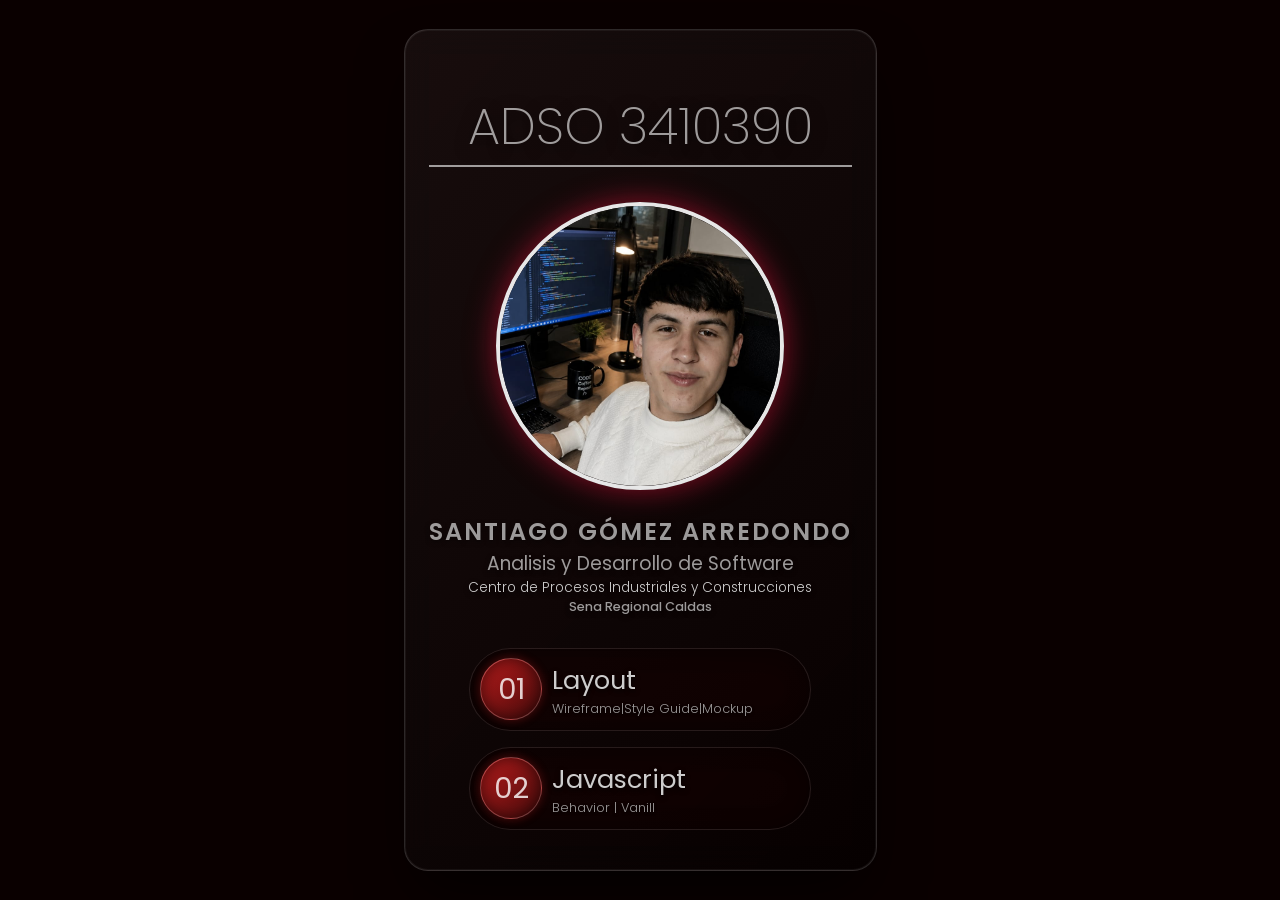
<file: index.html>
<!DOCTYPE html>
<html lang="en">

<head>
    <meta charset="UTF-8">
    <meta name="viewport" content="width=device-width, initial-scale=1.0">
    <title>ADSO 3410390</title>
    <link rel="stylesheet" href="SRC/CSS/styles.css">
</head>

<body class="mainmenu">
    
    
    <video class="video-fondo" autoplay loop muted playsinline>
        <source src="SRC/IMAGENES/Venom.mp4" type="video/mp4">
        Tu navegador no soporta videos.
    </video>

    <main>
        <header>
            <h1>ADSO 3410390</h1>
            <div class="profile-pic-container">
                <img src="SRC/IMAGENES/Imagen.jpeg" alt="My profile">
            </div>
            <h2>Santiago Gómez Arredondo</h2>
            <h3>Analisis y Desarrollo de Software</h3>
            <h4>Centro de Procesos Industriales y Construcciones</h4>
            <h5>Sena Regional Caldas</h5>   
        </header>

        <menu>
            <a href="01-Layout/index.html">
                <span>01</span>
                <aside>
                    <h3>Layout</h3>
                    <small>Wireframe|Style Guide|Mockup</small>
                </aside>
            </a>

            <a href="02-javascript/index.html">
                <span>02</span>
                <aside>
                    <h3>Javascript</h3>
                    <small>Behavior | Vanill</small>
                </aside>
            </a>
        </menu>
    </main>
</body>

</html>
</file>
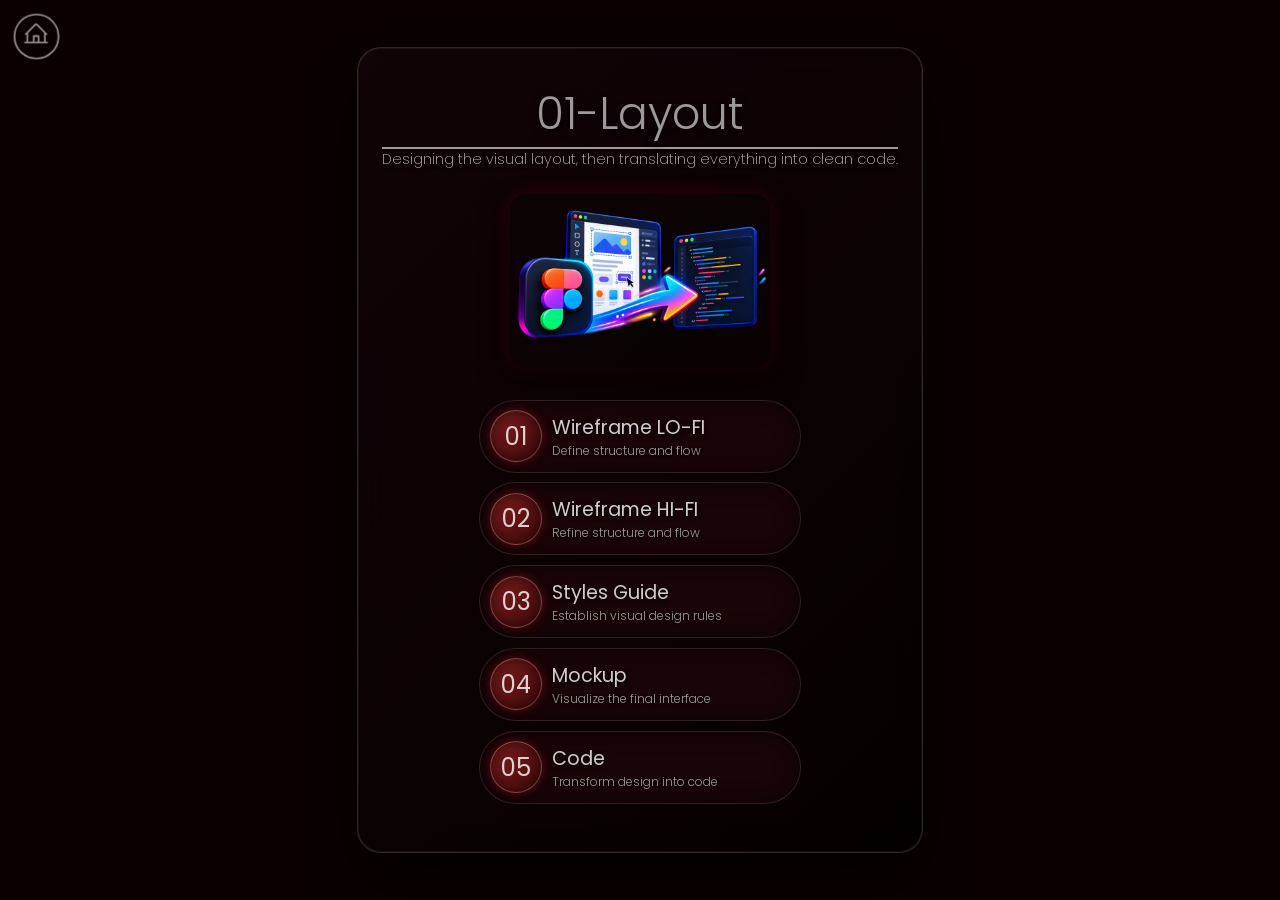
<file: 01-Layout/index.html>
<!DOCTYPE html>
<html lang="en">
<head>
    <meta charset="UTF-8">
    <meta name="viewport" content="width=device-width, initial-scale=1.0">
    <title>01-Layout</title>
    <link rel="stylesheet" href="../SRC/CSS/styles.css">
</head>
<body class="mainmenu layout">
    
    
    <video class="video-fondo" autoplay loop muted playsinline>
        <source src="../SRC/IMAGENES/Spiderman4.mp4" type="video/mp4">
        Tu navegador no soporta videos.
    </video>

    <nav class="back">
        <a href="../index.html">
            <svg xmlns="http://www.w3.org/2000/svg" width="32" height="32" fill="#fff" viewBox="0 0 256 256">
                <path d="M240,208H224V136l2.34,2.34A8,8,0,0,0,237.66,127L139.31,28.68a16,16,0,0,0-22.62,0L18.34,127a8,8,0,0,0,11.32,11.31L32,136v72H16a8,8,0,0,0,0,16H240a8,8,0,0,0,0-16ZM48,120l80-80,80,80v88H160V152a8,8,0,0,0-8-8H104a8,8,0,0,0-8,8v56H48Zm96,88H112V160h32Z"></path>
            </svg>
        </a>
    </nav>
    
    <main>
        <header>
            <h1>01-Layout</h1>
            <h3>Designing the visual layout, then translating everything into clean code.</h3>
            <img src="../SRC/IMAGENES/layout.webp" alt="Layout">
        </header>
        
        <menu>
            <a href="01-wireframe/index.html">
                <span>01</span>
                <aside>
                    <h3>Wireframe LO-FI</h3>
                    <small>Define structure and flow</small>
                </aside>
            </a>
            <a href="02-wireframe/index.html">
                <span>02</span>
                <aside>
                    <h3>Wireframe HI-FI</h3>
                    <small>Refine structure and flow</small>
                </aside>
            </a>
            <a href="03-stylesguide/index.html">
                <span>03</span>
                <aside>
                    <h3>Styles Guide</h3>
                    <small>Establish visual design rules</small>
                </aside>
            </a>
            <a href="04-mockup/index.html">
                <span>04</span>
                <aside>
                    <h3>Mockup</h3>
                    <small>Visualize the final interface</small>
                </aside>
            </a>
            <a href="05-code/index.html" target="_blank">
                <span>05</span>
                <aside>
                    <h3>Code</h3>
                    <small>Transform design into code</small>
                </aside>
            </a>
        </menu>
    </main>
</body>
</html>
</file>
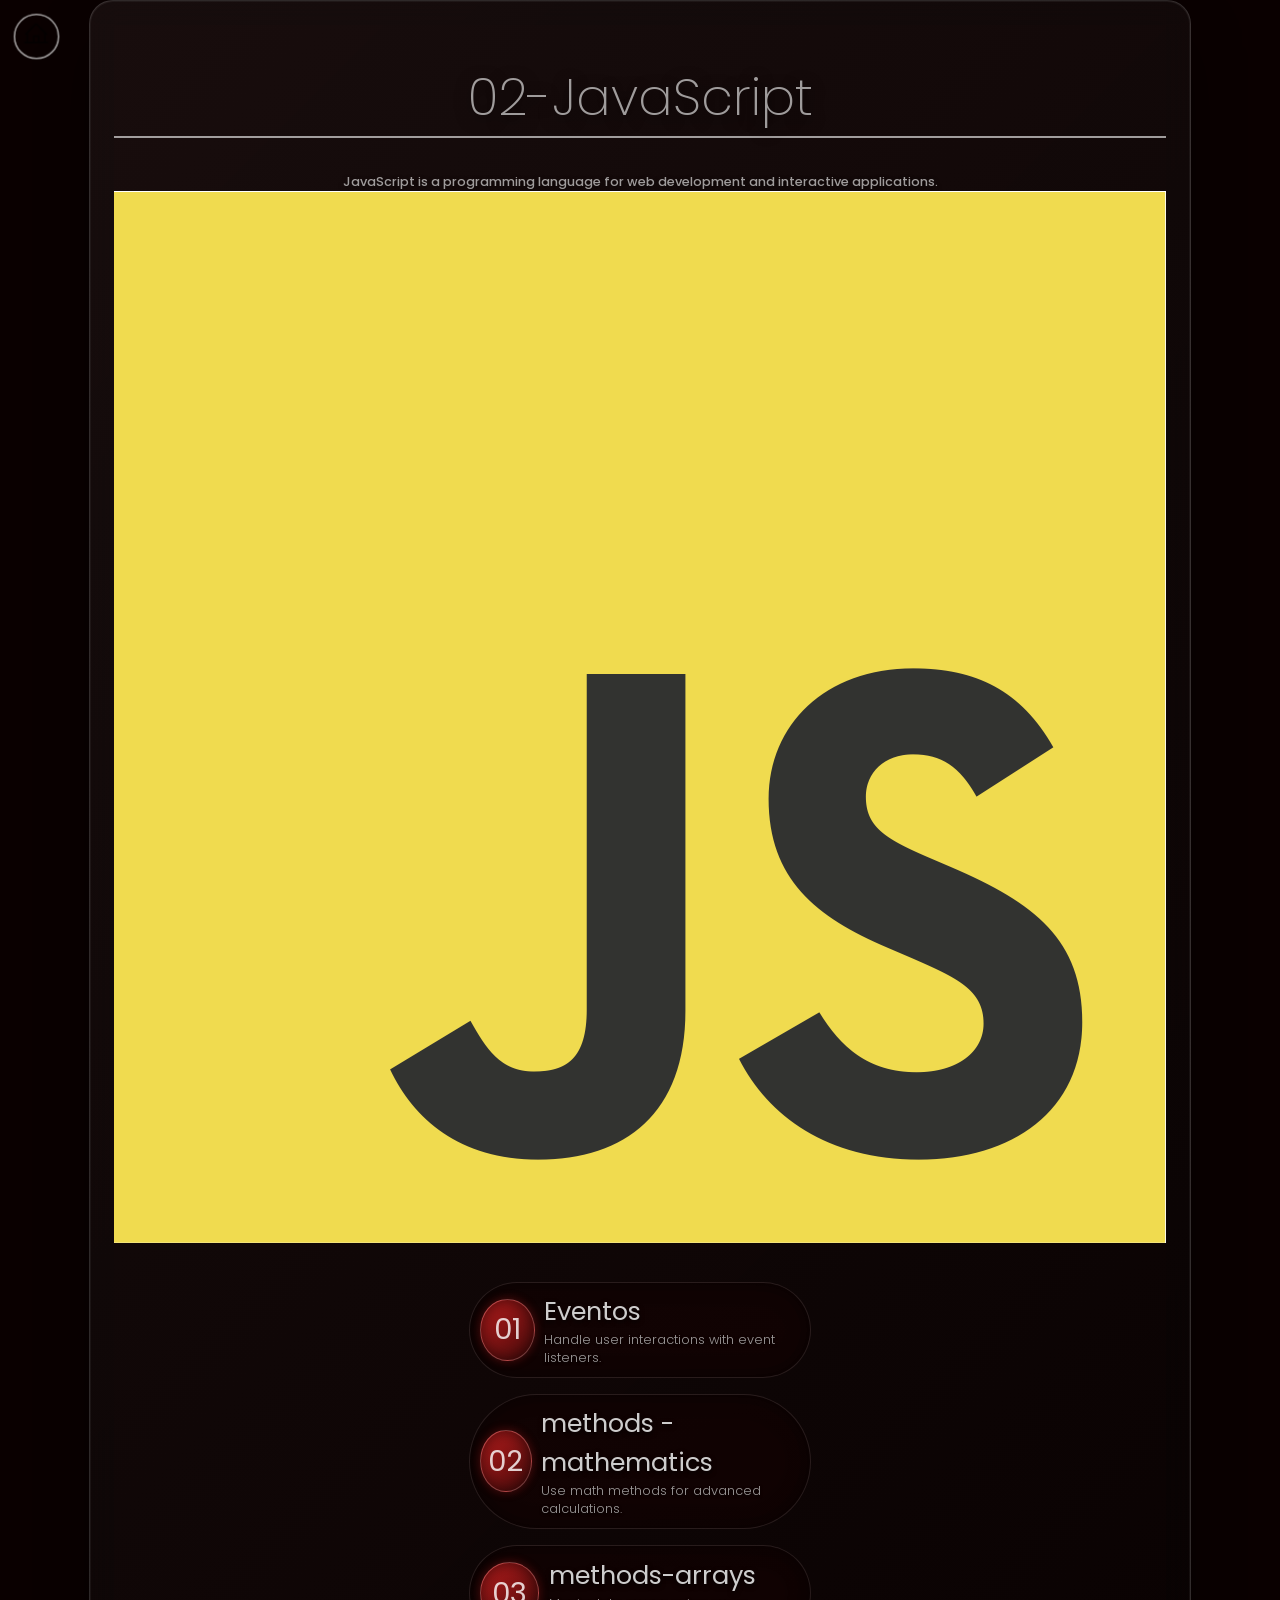
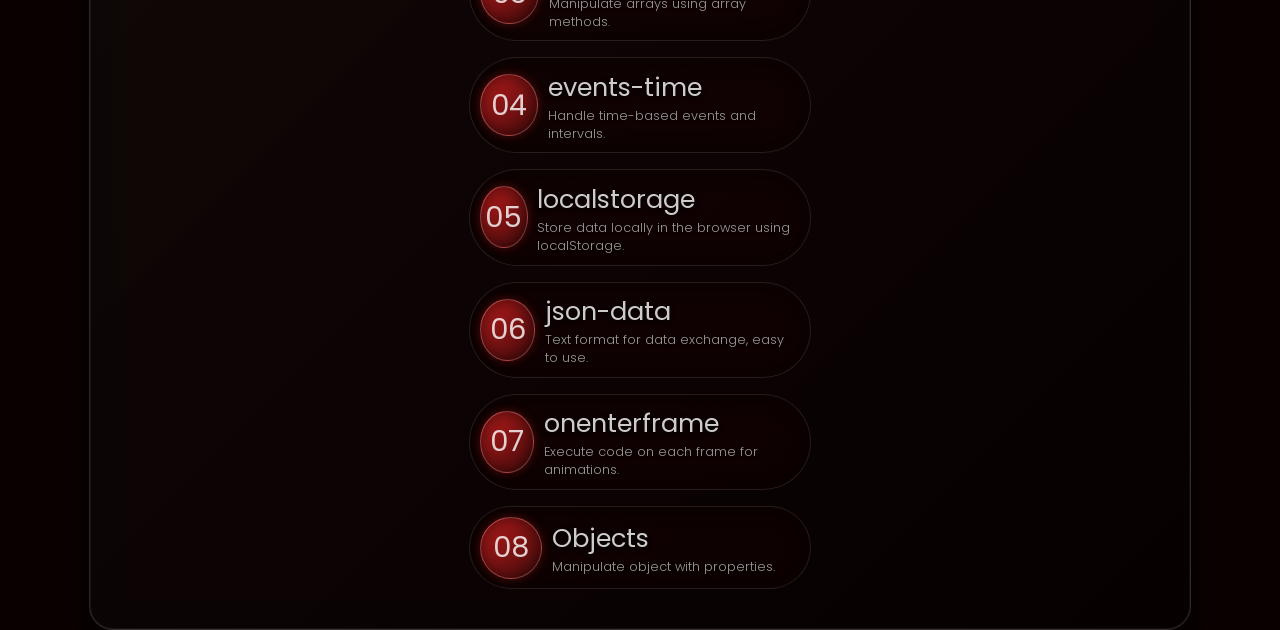
<file: 02-javascript/index.html>
<!DOCTYPE html>
<html lang="en">

<head>
    <meta charset="UTF-8">
    <meta name="viewport" content="width=device-width, initial-scale=1.0">
    <title>ADSO 3410390</title>
    <link rel="stylesheet" href="../SRC/CSS/styles.css">
    
</head>

<body class="mainmenu javaScript">
    <nav class="back">
        <a href="../index.html">
            <svg xmlns="http://www.w3.org/2000/svg" width="32" height="32" fill="#000000" viewBox="0 0 256 256"><path d="M240,208H224V136l2.34,2.34A8,8,0,0,0,237.66,127L139.31,28.68a16,16,0,0,0-22.62,0L18.34,127a8,8,0,0,0,11.32,11.31L32,136v72H16a8,8,0,0,0,0,16H240a8,8,0,0,0,0-16ZM48,120l80-80,80,80v88H160V152a8,8,0,0,0-8-8H104a8,8,0,0,0-8,8v56H48Zm96,88H112V160h32Z"></path></svg>
        </a>
    </nav>
    <main>
        <header>
            <h1>02-JavaScript</h1>
            <h5>JavaScript is a programming language for web development and interactive applications.</h5>
            <img src="../SRC/IMAGENES/logo-js.png" alt="JavaScript logo">
        </header>
        <menu>
            <a href="01-events.html" >
                <span>01</span>
                <aside>
                    <h3>Eventos</h3>
                    <small>Handle user interactions with event listeners.</small>
                </aside>
            </a>
            <a  href="02-methods-mathematics.html" >
                <span>02</span>
                <aside>
                    <h3>methods - mathematics</h3>
                    <small>Use math methods for advanced calculations.</small>
                </aside>
            </a>
            <a href="03-methods-arrays.html" >
                <span>03</span>
                <aside>
                    <h3>methods-arrays</h3>
                    <small>Manipulate arrays using array methods.</small>
                </aside>
            </a>
            <a  href="04-events-time.html">
                <span>04</span>
                <aside>
                    <h3>events-time</h3>
                    <small> Handle time-based events and intervals.</small>
                </aside>
            </a>
            <a  href="05-localstorage.html" >
                <span>05</span>
                <aside>
                    <h3>localstorage</h3>
                    <small>Store data locally in the browser using localStorage.</small>
                </aside>
            </a>
            <a  href="06-json-data.html" >
                <span>06</span>
                <aside>
                    <h3>json-data</h3>
                    <small>Text format for data exchange, easy to use.</small>
                </aside>
            </a>
            <a  href="07-onenterframe.html" >
                <span>07</span>
                <aside>
                    <h3>onenterframe</h3>
                    <small>Execute code on each frame for animations.</small>
                </aside>
            </a>
            <a  href="08-objects.html" >
                <span>08</span>
                <aside>
                    <h3>Objects</h3>
                    <small>Manipulate object with properties.</small>
                </aside>
            </a>
            
        </menu>
    </main>
</body>

</html>
</file>
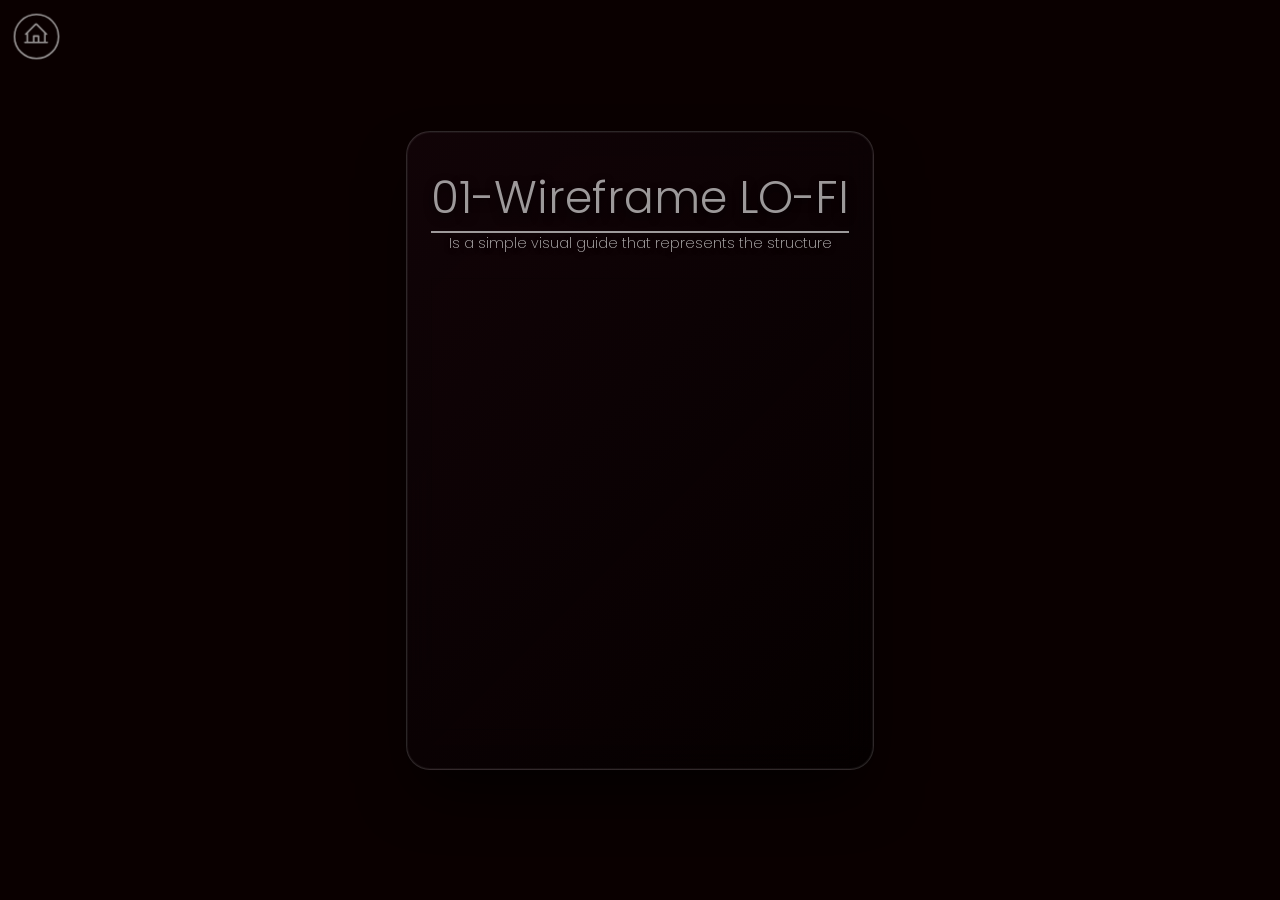
<file: 01-Layout/01-wireframe/index.html>
<!DOCTYPE html>
<html lang="en">
<head>
    <meta charset="UTF-8">
    <meta name="viewport" content="width=device-width, initial-scale=1.0">
    <title>01-Wireframe LO-FI</title>
    <link rel="stylesheet" href="../../SRC/CSS/styles.css">
</head>
<body class="mainmenu layout">

    <video class="video-fondo" autoplay loop muted playsinline>
        <source src="../../SRC/IMAGENES/Spiderman.mp4" type="video/mp4">
        Tu navegador no soporta videos.
    </video>

    <nav class="back">
        <a href="../index.html">
            <svg xmlns="http://www.w3.org/2000/svg" width="32" height="32" fill="#fff" viewBox="0 0 256 256">
                <path d="M240,208H224V136l2.34,2.34A8,8,0,0,0,237.66,127L139.31,28.68a16,16,0,0,0-22.62,0L18.34,127a8,8,0,0,0,11.32,11.31L32,136v72H16a8,8,0,0,0,0,16H240a8,8,0,0,0,0-16ZM48,120l80-80,80,80v88H160V152a8,8,0,0,0-8-8H104a8,8,0,0,0-8,8v56H48Zm96,88H112V160h32Z"></path>
            </svg>
        </a>
    </nav>
    <main>
        <header>
            <h1>01-Wireframe LO-FI</h1>
            <h3>Is a simple visual guide that represents the structure</h3>
        </header>
        <section>
            <iframe style="border: 1px solid rgba(0, 0, 0, 0.1);" width="100%" height="450" src="https://embed.figma.com/design/ac8bqcxQf0gOl4JCahlKwq/Layaout?node-id=1-2&embed-host=share" allowfullscreen></iframe>
        </section>
    </main>
</body>
</html>
</file>
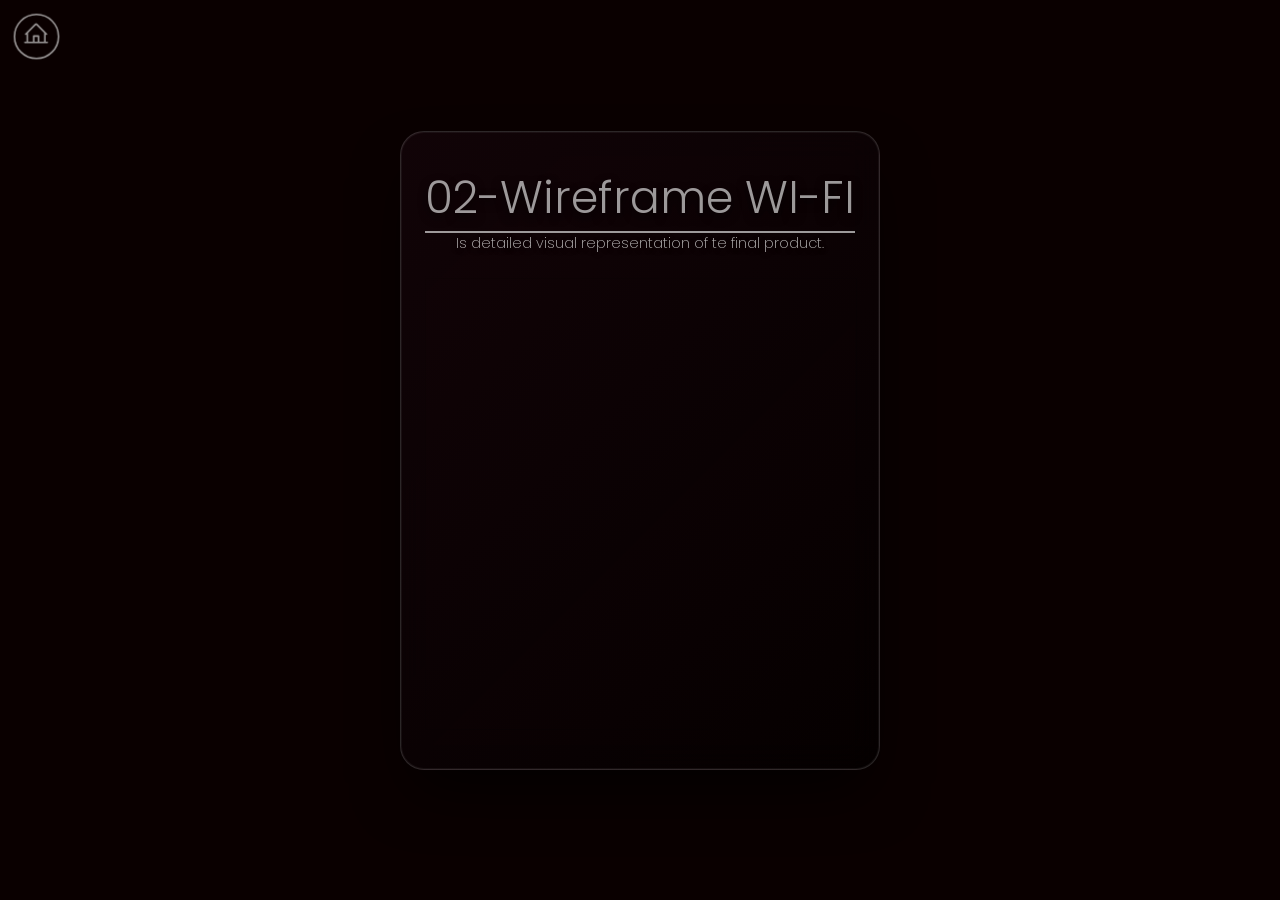
<file: 01-Layout/02-wireframe/index.html>
<!DOCTYPE html>
<html lang="en">
<head>
    <meta charset="UTF-8">
    <meta name="viewport" content="width=device-width, initial-scale=1.0">
    <title>02-Wireframe WI-FI</title>
    <link rel="stylesheet" href="../../SRC/CSS/styles.css">
</head>
<body class="mainmenu layout">

    <video class="video-fondo" autoplay loop muted playsinline>
        <source src="../../SRC/IMAGENES/Spiderman2.mp4" type="video/mp4">
        Tu navegador no soporta videos.
    </video>

    <nav class="back">
        <a href="../index.html">
            <svg xmlns="http://www.w3.org/2000/svg" width="32" height="32" fill="#fff" viewBox="0 0 256 256">
                <path d="M240,208H224V136l2.34,2.34A8,8,0,0,0,237.66,127L139.31,28.68a16,16,0,0,0-22.62,0L18.34,127a8,8,0,0,0,11.32,11.31L32,136v72H16a8,8,0,0,0,0,16H240a8,8,0,0,0,0-16ZM48,120l80-80,80,80v88H160V152a8,8,0,0,0-8-8H104a8,8,0,0,0-8,8v56H48Zm96,88H112V160h32Z"></path>
            </svg>
        </a>
    </nav>
    <main>
        <header>
            <h1>02-Wireframe WI-FI</h1>
            <h3>Is detailed visual representation of te final product.</h3>
        </header>
        <section>
            <iframe style="border: 1px solid rgba(0, 0, 0, 0.1);" width="100%" height="450" src="https://embed.figma.com/design/ac8bqcxQf0gOl4JCahlKwq/Layaout?node-id=25-248&embed-host=share" allowfullscreen></iframe>
        </section>
    </main>
</body>
</html>
</file>
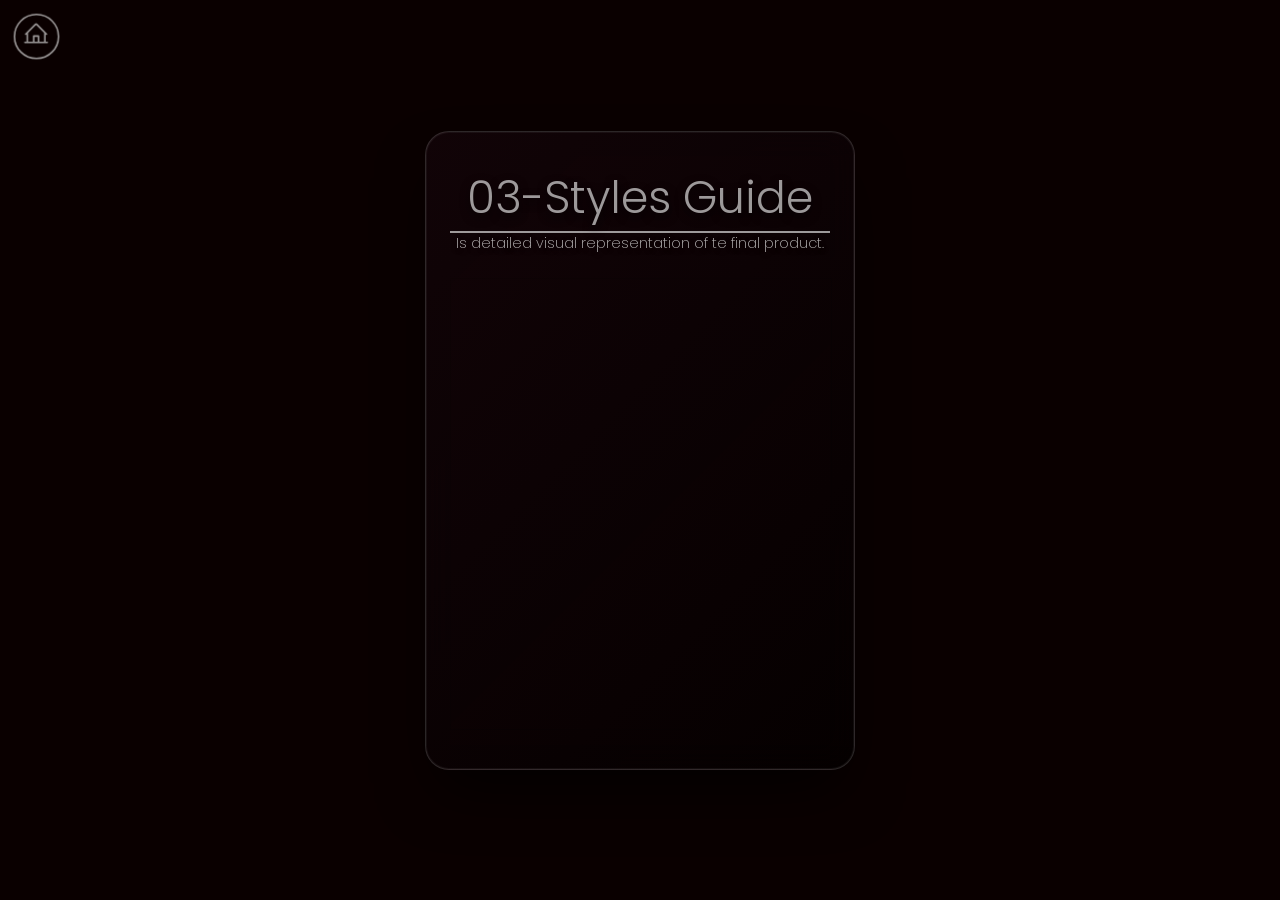
<file: 01-Layout/03-stylesguide/index.html>
<!DOCTYPE html>
<html lang="en">
<head>
    <meta charset="UTF-8">
    <meta name="viewport" content="width=device-width, initial-scale=1.0">
    <title>03-Styles Guide</title>
    <link rel="stylesheet" href="../../SRC/CSS/styles.css">
</head>
<body class="mainmenu layout">

    <video class="video-fondo" autoplay loop muted playsinline>
        <source src="../../SRC/IMAGENES/Spiderman3.mp4" type="video/mp4">
        Tu navegador no soporta videos.
    </video>

    <nav class="back">
        <a href="../index.html">
            <svg xmlns="http://www.w3.org/2000/svg" width="32" height="32" fill="#fff" viewBox="0 0 256 256">
                <path d="M240,208H224V136l2.34,2.34A8,8,0,0,0,237.66,127L139.31,28.68a16,16,0,0,0-22.62,0L18.34,127a8,8,0,0,0,11.32,11.31L32,136v72H16a8,8,0,0,0,0,16H240a8,8,0,0,0,0-16ZM48,120l80-80,80,80v88H160V152a8,8,0,0,0-8-8H104a8,8,0,0,0-8,8v56H48Zm96,88H112V160h32Z"></path>
            </svg>
        </a>
    </nav>
    <main>
        <header>
            <h1>03-Styles Guide</h1>
            <h3>Is detailed visual representation of te final product.</h3>
        </header>
        <section>
            <iframe style="border: 1px solid rgba(0, 0, 0, 0.1);" width="100%" height="450" src="https://embed.figma.com/design/ac8bqcxQf0gOl4JCahlKwq/Layaout?node-id=69-118&embed-host=share" allowfullscreen></iframe>
        </section>
    </main>
</body>
</html>
</file>
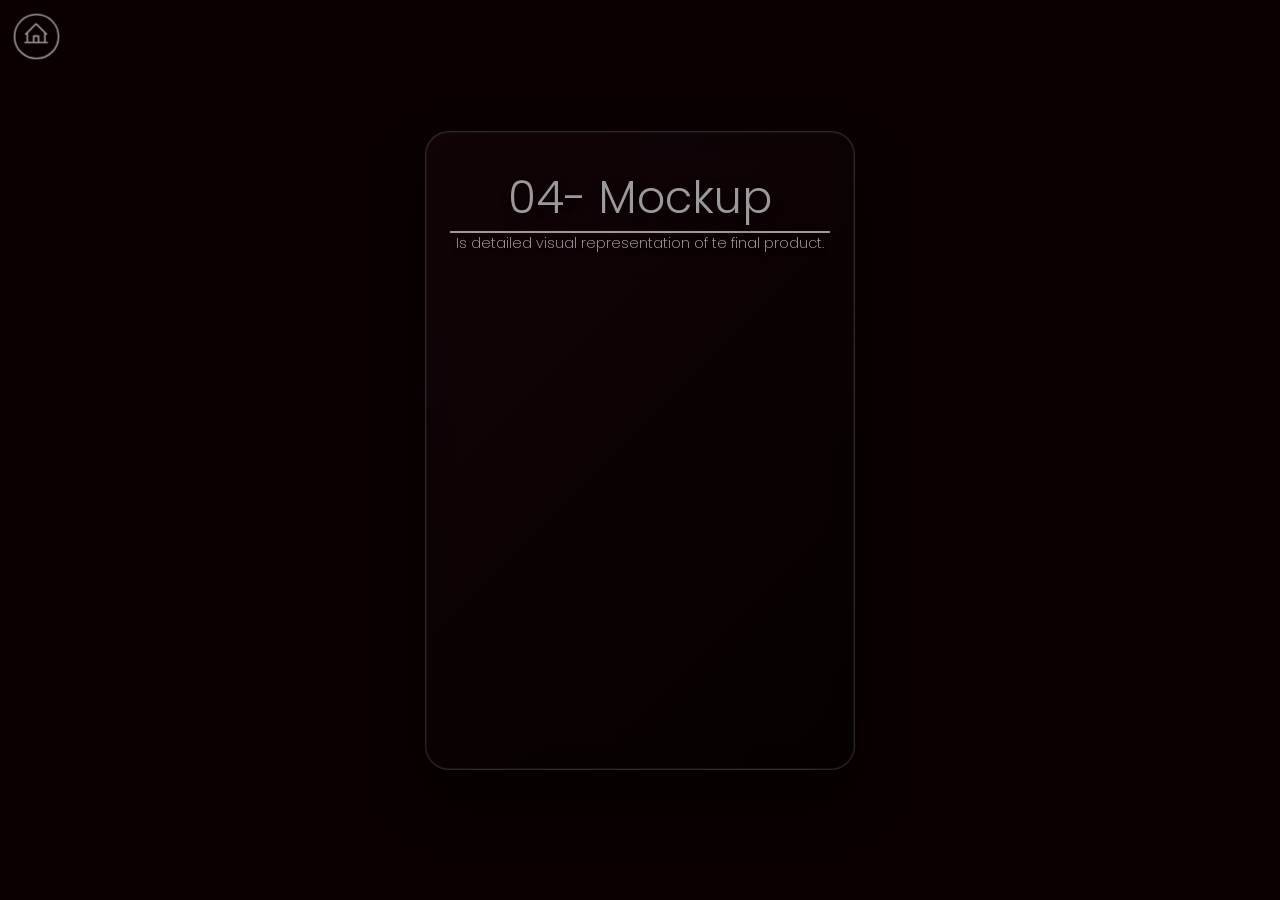
<file: 01-Layout/04-mockup/index.html>
<!DOCTYPE html>
<html lang="en">
<head>
    <meta charset="UTF-8">
    <meta name="viewport" content="width=device-width, initial-scale=1.0">
    <title>04- Mockup</title>
    <link rel="stylesheet" href="../../SRC/CSS/styles.css">
</head>
<body class="mainmenu layout">

    <video class="video-fondo" autoplay loop muted playsinline>
        <source src="../../SRC/IMAGENES/Spiderman5.mp4" type="video/mp4">
        Tu navegador no soporta videos.
    </video>

    <nav class="back">
        <a href="../index.html">
            <svg xmlns="http://www.w3.org/2000/svg" width="32" height="32" fill="#fff" viewBox="0 0 256 256">
                <path d="M240,208H224V136l2.34,2.34A8,8,0,0,0,237.66,127L139.31,28.68a16,16,0,0,0-22.62,0L18.34,127a8,8,0,0,0,11.32,11.31L32,136v72H16a8,8,0,0,0,0,16H240a8,8,0,0,0,0-16ZM48,120l80-80,80,80v88H160V152a8,8,0,0,0-8-8H104a8,8,0,0,0-8,8v56H48Zm96,88H112V160h32Z"></path>
            </svg>
        </a>
    </nav>
    <main>
        <header>
            <h1>04- Mockup</h1>
            <h3>Is detailed visual representation of te final product.</h3>
        </header>
        <section>
            <iframe style="border: 1px solid rgba(0, 0, 0, 0.1);" width="100%" height="450" src="https://embed.figma.com/design/ac8bqcxQf0gOl4JCahlKwq/Layaout?node-id=80-2&embed-host=share" allowfullscreen></iframe>
        </section>
    </main>
</body>
</html>
</file>
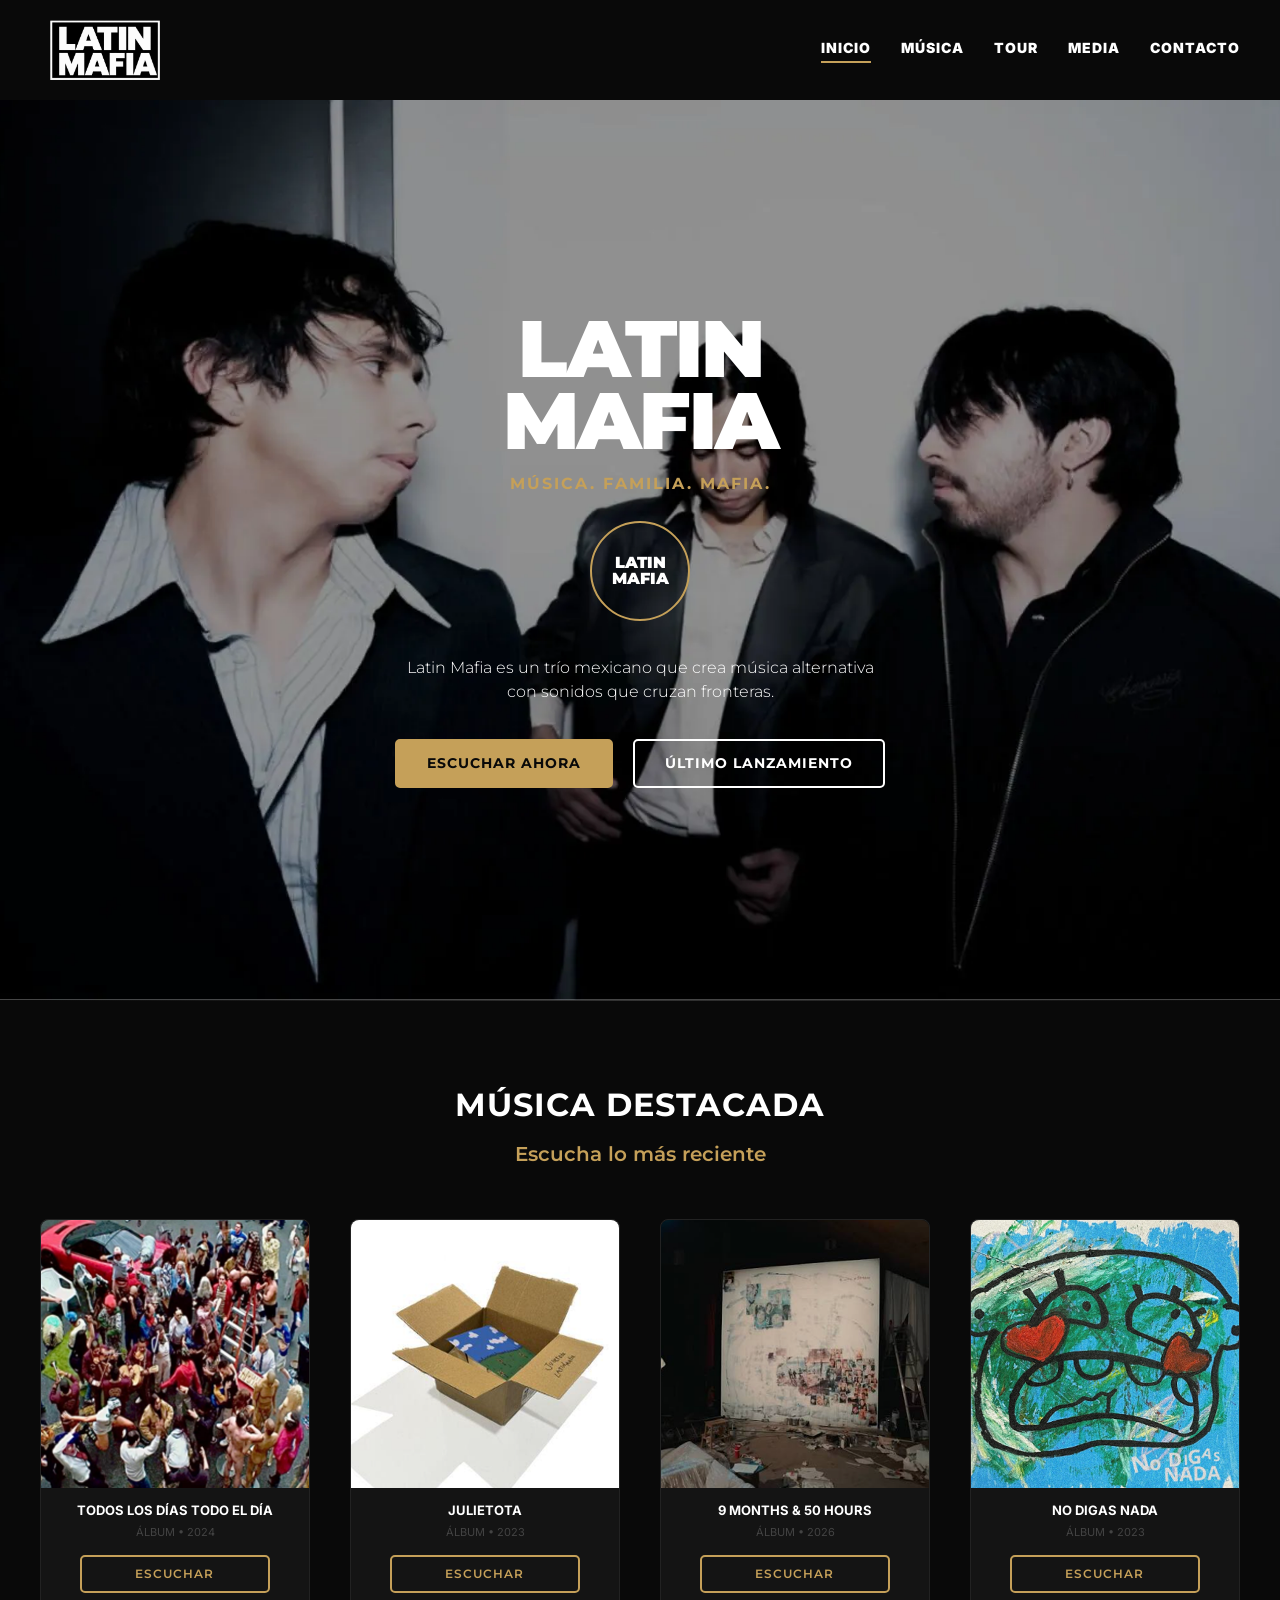
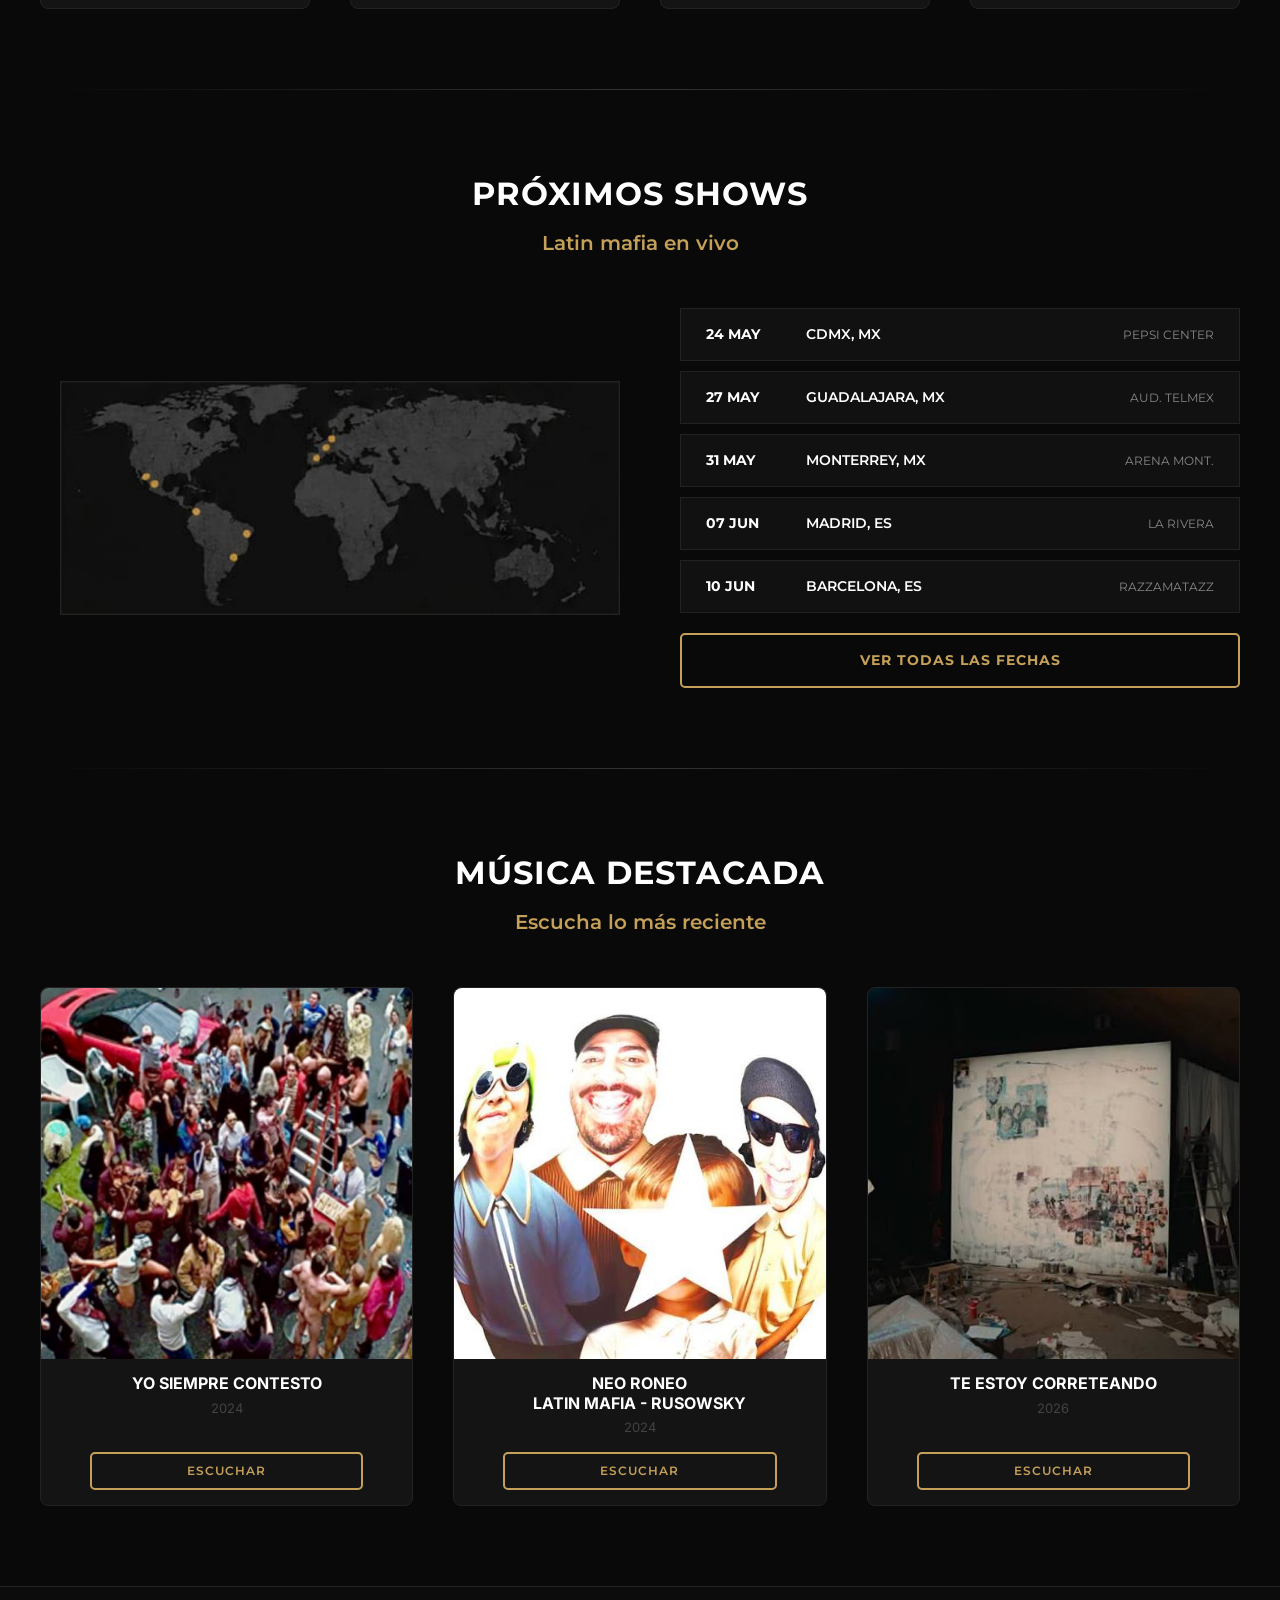
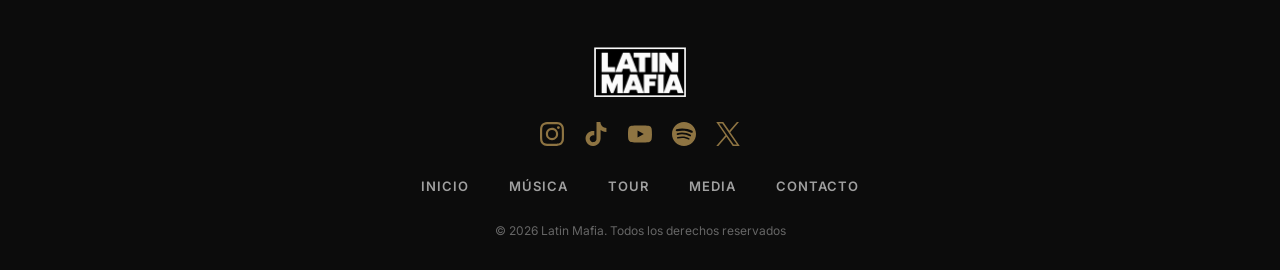
<file: 01-Layout/05-code/index.html>
<!DOCTYPE html>
<html lang="es">
<head>
    <meta charset="UTF-8">
    <meta name="viewport" content="width=device-width, initial-scale=1.0">
    <title>Latin Mafia</title>
    <link rel="stylesheet" href="css/reset.css">
    <link rel="stylesheet" href="css/master.css">
    <link href="https://fonts.googleapis.com/css2?family=Inter:wght@400;600&display=swap" rel="stylesheet">
    <link href="https://fonts.googleapis.com/css2?family=Inter:wght@400;600&family=Montserrat:wght@700;900&display=swap" rel="stylesheet">
</head>
<body>

    <main>
        <header>
            <img class="logo" src="image/logo.jpeg" alt="Latin Mafia Logo">
            
            <button class="menu-toggle" aria-label="Abrir menú" aria-expanded="false" aria-controls="main-nav">
                <span class="hamburger-line"></span>
                <span class="hamburger-line"></span>
                <span class="hamburger-line"></span>
            </button>

            <nav class="options" id="main-nav">
                <a href="#inicio">Inicio</a>
                <a href="#musica">Música</a>
                <a href="#tour">Tour</a>
                <a href="#media">Media</a>
                <a href="#contacto">Contacto</a>
            </nav>
        </header>

        <!-- SECCIÓN INICIO -->
        <section id="inicio" class="hero">
            <div class="hero-content">
                <h1 class="hero-title">
                    LATIN<br>MAFIA
                </h1>
                <p class="hero-subtitle">MÚSICA. FAMILIA. MAFIA.</p>
                
                <div class="hero-badge">
                    <span>LATIN<br>MAFIA</span>
                </div>

                <p class="hero-description">
                    Latin Mafia es un trío mexicano que crea música alternativa con sonidos que cruzan fronteras.
                </p>

                <div class="hero-buttons">
                    <a href="#" class="btn btn-primary">ESCUCHAR AHORA</a>
                    <a href="#" class="btn btn-secondary">ÚLTIMO LANZAMIENTO</a>
                </div>
            </div>
        </section>

        <div class="separador-fade"></div>

        <!-- SECCIÓN MÚSICA -->
        <section id="musica" class="musica">
            <div class="musica-header">
                <h1 class="musica-title">MÚSICA DESTACADA</h1>
                <h3 class="musica-subtitle">Escucha lo más reciente</h3>
            </div>

            <div class="carousel-wrapper" data-carousel="musica">
                <button class="carousel-arrow carousel-arrow--left" aria-label="Anterior" data-dir="-1">‹</button>
                <div class="musica-grid carousel-track">
                    
                    <article class="album-card">
                        <div class="album-img-container">
                            <img src="image/TodoElDia.png" alt="Todos los días todo el día" class="album-img">
                        </div>
                        <div class="album-info">
                            <h3 class="album-name">TODOS LOS DÍAS TODO EL DÍA</h3>
                            <p class="album-year">ÁLBUM • 2024</p>
                            <a href="#" class="btn btn-secondary btn-small">ESCUCHAR</a>
                        </div>
                    </article>

                    <article class="album-card">
                        <div class="album-img-container">
                            <img src="image/Julietota.png" alt="Julietota" class="album-img">
                        </div>
                        <div class="album-info">
                            <h3 class="album-name">JULIETOTA</h3>
                            <p class="album-year">ÁLBUM • 2023</p>
                            <a href="#" class="btn btn-secondary btn-small">ESCUCHAR</a>
                        </div>
                    </article>

                    <article class="album-card">
                        <div class="album-img-container">
                            <img src="image/9months.png" alt="9 months & 50 hours" class="album-img">
                        </div>
                        <div class="album-info">
                            <h3 class="album-name">9 months & 50 hours</h3>
                            <p class="album-year">ÁLBUM • 2026</p>
                            <a href="#" class="btn btn-secondary btn-small">ESCUCHAR</a>
                        </div>
                    </article>

                    <article class="album-card">
                        <div class="album-img-container">
                            <img src="image/NoDigasNada.png" alt="No digas nada" class="album-img">
                        </div>
                        <div class="album-info">
                            <h3 class="album-name">NO DIGAS NADA</h3>
                            <p class="album-year">ÁLBUM • 2023</p>
                            <a href="#" class="btn btn-secondary btn-small">ESCUCHAR</a>
                        </div>
                    </article>
                </div>
                <button class="carousel-arrow carousel-arrow--right" aria-label="Siguiente" data-dir="1">›</button>
            </div>
        </section>

        <div class="separador-fade"></div>

        <!-- SECCIÓN TOUR / PRÓXIMOS SHOWS -->
        <section id="tour" class="tour">
            <div class="tour-header">
                <h2 class="tour-title">PRÓXIMOS SHOWS</h2>
                <p class="tour-subtitle">Latin mafia en vivo</p>
            </div>

            <div class="tour-content">
                <div class="tour-map">
                    <img src="image/mapa.png" alt="Mapa de shows" class="map-img">
                </div>

                <div class="tour-list">
                    <div class="show-item">
                        <span class="show-date">24 MAY</span>
                        <span class="show-city">CDMX, MX</span>
                        <span class="show-venue">PEPSI CENTER</span>
                    </div>
                    <div class="show-item">
                        <span class="show-date">27 MAY</span>
                        <span class="show-city">GUADALAJARA, MX</span>
                        <span class="show-venue">AUD. TELMEX</span>
                    </div>
                    <div class="show-item">
                        <span class="show-date">31 MAY</span>
                        <span class="show-city">MONTERREY, MX</span>
                        <span class="show-venue">ARENA MONT.</span>
                    </div>
                    <div class="show-item">
                        <span class="show-date">07 JUN</span>
                        <span class="show-city">MADRID, ES</span>
                        <span class="show-venue">LA RIVERA</span>
                    </div>
                    <div class="show-item">
                        <span class="show-date">10 JUN</span>
                        <span class="show-city">BARCELONA, ES</span>
                        <span class="show-venue">RAZZAMATAZZ</span>
                    </div>

                    <a href="#" class="btn btn-secondary btn-full">VER TODAS LAS FECHAS</a>
                </div>
            </div>
        </section>

        <div class="separador-fade"></div>

        <section id="media" class="media">
            <div class="media-header">
                <h1 class="media-title">MÚSICA DESTACADA</h1>
                <h3 class="media-subtitle">Escucha lo más reciente</h3>
            </div>

            <div class="carousel-wrapper" data-carousel="media">
                <button class="carousel-arrow carousel-arrow--left" aria-label="Anterior" data-dir="-1">‹</button>
                <div class="media-grid carousel-track">
                    
                    <article class="album-video">
                        <div class="album-video-container">
                            <img src="image/TodoElDia.png" alt="Yo siempre contesto" class="foto-video">
                        </div>
                        <div class="video-info">
                            <h3 class="video-name">YO SIEMPRE CONTESTO</h3>
                            <p class="video-year">2024</p>
                            <a href="#" class="btn btn-video boton">ESCUCHAR</a>
                        </div>
                    </article>

                    <article class="album-video">
                        <div class="album-video-container">
                            <img src="image/neoRoneo1.jpg" alt="Neo Roneo" class="foto-video">
                        </div>
                        <div class="video-info">
                            <h3 class="video-name">NEO RONEO <br>LATIN MAFIA - RUSOWSKY</h3>
                            <p class="video-year">2024</p>
                            <a href="#" class="btn btn-video boton">ESCUCHAR</a>
                        </div>
                    </article>

                    <article class="album-video">
                        <div class="album-video-container">
                            <img src="image/9months.png" alt="Te estoy correteando" class="foto-video">
                        </div>
                        <div class="video-info">
                            <h3 class="video-name">TE ESTOY CORRETEANDO</h3>
                            <p class="video-year">2026</p>
                            <a href="#" class="btn btn-video boton">ESCUCHAR</a>
                        </div>
                    </article>
                </div>
                <button class="carousel-arrow carousel-arrow--right" aria-label="Siguiente" data-dir="1">›</button>
            </div>
        </section>
    </main>

    <footer class="footer">
        <div class="footer-content">
            <div class="footer-brand">
                <img src="image/logo.jpeg" alt="Latin Mafia Logo" class="footer-logo">
            </div>

            <div class="footer-social">
                <a href="https://www.instagram.com/latinmafia/reels/?hl=es" target="_blank" aria-label="Instagram">
                    <span class="social-icon" style="mask-image: url('image/instagram.svg'); -webkit-mask-image: url('image/instagram.svg');"></span>
                </a>
                <a href="https://www.tiktok.com/@itslatinmafia" target="_blank" aria-label="TikTok">
                    <span class="social-icon" style="mask-image: url('image/tiktok.svg'); -webkit-mask-image: url('image/tiktok.svg');"></span>
                </a>
                <a href="https://www.youtube.com/@latinmafia" target="_blank" aria-label="YouTube">
                    <span class="social-icon" style="mask-image: url('image/youtube.svg'); -webkit-mask-image: url('image/youtube.svg');"></span>
                </a>
                <a href="https://open.spotify.com/intl-es/artist/6XTGKOV9jceQ6f67lnhpbF" target="_blank" aria-label="Spotify">
                    <span class="social-icon" style="mask-image: url('image/spotify.svg'); -webkit-mask-image: url('image/spotify.svg');"></span>
                </a>
                <a href="https://x.com/itslatinmafia" target="_blank" aria-label="X">
                    <span class="social-icon" style="mask-image: url('image/x.svg'); -webkit-mask-image: url('image/x.svg');"></span>
                </a>
            </div>

            <nav class="footer-links">
                <a href="#inicio">INICIO</a>
                <a href="#musica">MÚSICA</a>
                <a href="#tour">TOUR</a>
                <a href="#media">MEDIA</a>
                <a href="#contacto">CONTACTO</a>
            </nav>

            <div class="footer-bottom">
                <p>&copy; 2026 Latin Mafia. Todos los derechos reservados</p>
            </div>
        </div>
    </footer>

    <script src="js/app.js"></script>
</body>
</html>
</file>
<file: SRC/CSS/styles.css>
@import url('https://fonts.googleapis.com/css2?family=Poppins:ital,wght@0,100;0,200;0,300;0,400;0,500;0,600;0,700;0,800;0,900;1,100;1,200;1,300;1,400;1,500;1,600;1,700;1,800;1,900&display=swap');

body {
    align-items: center;
    background-color: #0a0000; 
    color: #fff9;
    display: flex;
    font-family: Poppins, serif;
    justify-content: center;
    min-height: 100dvh;
    margin: 0;
    

   
    .video-fondo {
        position: fixed;
        top: 50%;
        left: 50%;
        min-width: 100%;
        min-height: 100%;
        width: auto;
        height: auto;
        z-index: -1;
        transform: translate(-50%, -50%);
        object-fit: cover; 
        opacity: 0.35; 
        filter: brightness(0.7) contrast(1.1); 
    }

    
    nav.back {
        align-items: center;
        border: 2px solid #fff;
        border-radius: 50%;
        display: flex;
        justify-content: center;
        height: 40px;
        left: 8px;
        opacity: .6;
        padding: 0.4rem;
        position: fixed;
        top: 8px;
        transform: scale(.8);
        transition: all 0.4s ease-in;
        width: 40px;
        z-index: 10; 
        
        &:hover {
            transform: scale(1.1);
            opacity: 1;
        }
    }

   
    main {
        background: linear-gradient(135deg, rgba(255, 255, 255, 0.05), rgba(0, 0, 0, 0.4));
        backdrop-filter: blur(16px) saturate(120%); 
        -webkit-backdrop-filter: blur(16px) saturate(120%);
        border: 1px solid rgba(255, 255, 255, 0.15);
        border-radius: 1.5rem;
        box-shadow: 0 30px 60px -15px rgba(0, 0, 0, 0.8), 
                    inset 0 0 0 1px rgba(255, 255, 255, 0.05);
        min-width: 380px;
        padding: 1.5rem;
        position: relative;
        z-index: 1;
        animation: entradaSuave 0.8s ease-out forwards;
    }

    @keyframes entradaSuave {
        0% { opacity: 0; transform: translateY(20px) scale(0.98); }
        100% { opacity: 1; transform: translateY(0) scale(1); }
    }

 
    &.mainmenu {
        main {
            header {
                h1 {
                    border-bottom: 2px solid rgba(255, 255, 255, 0.6);
                    font-size: 3.2rem;
                    font-weight: 200;
                    text-align: center;
                    text-shadow: 0 4px 15px rgba(0,0,0,0.8);
                }
                
                .profile-pic-container {
                    display: flex;
                    justify-content: center;
                    margin: 1.5rem auto;
                    position: relative;
                    
                    img {
                        border: 4px solid rgba(255, 255, 255, 0.9);
                        border-radius: 50%;
                        display: flex;
                        height: 280px;
                        object-fit: cover;
                        width: 280px;
                        transition: all 0.4s ease;
                        box-shadow: 0 0 30px rgba(220, 20, 60, 0.6);
                        
                        &:hover {
                            transform: scale(1.05);
                            box-shadow: 0 0 45px rgba(220, 20, 60, 0.9);
                        }
                    }
                }

                h2 {
                    font-weight: 600;
                    margin: 0;
                    text-transform: uppercase;
                    text-align: center;
                    letter-spacing: 2px;
                    text-shadow: 0 2px 5px rgba(0,0,0,0.5);
                }
                h3, h4, h5 {
                    margin: 0;
                    text-align: center;
                    text-shadow: 0 2px 5px rgba(0,0,0,0.5);
                }
                h3 { font-weight: 400; }
                h4 { font-weight: 300; font-size: 0.85rem; color: #fffc; }
                h5 { font-size: 0.8rem; font-weight: 500; color: #fff9; }
            }

          
            menu {
                align-items: center;
                display: flex;
                flex-direction: column;
                gap: 1rem;
                justify-content: center;
                padding: 0;
                margin-top: 2rem;
                
                a:is(:link, :visited) {
                    align-items: center;
                    background-color: rgba(20, 0, 0, 0.5); 
                    border-radius: 5rem;
                    color: #fffc;
                    display: flex;
                    padding: 0.6rem;
                    text-decoration:none;
                    transition: all 0.4s cubic-bezier(0.25, 0.8, 0.25, 1);
                    width: 320px;
                    border: 1px solid rgba(255, 255, 255, 0.1);
                    box-shadow: inset 0 0 20px rgba(0, 0, 0, 0.5);
                    
                    &:is(:hover) {
                        background: linear-gradient(90deg, rgba(80, 10, 20, 0.8), rgba(40, 0, 10, 0.6));
                        border-color: rgba(220, 20, 60, 0.5);
                        transform: scale(1.03) translateX(15px);
                        box-shadow: 0 10px 25px rgba(220, 20, 60, 0.3), inset 0 0 20px rgba(220, 20, 60, 0.2);
                    }
                    
                    span {
                        align-items: center;
                        background: linear-gradient(135deg, #b91c1c, #450a0a);
                        border-radius: 50%;
                        display: flex;
                        justify-content: center;
                        font-size: 1.8rem;
                        height: 60px;
                        transition: all 0.4s ease-in;
                        width: 60px;
                        box-shadow: inset 0 0 15px rgba(0,0,0,0.6), 0 0 10px rgba(185, 28, 28, 0.4);
                        border: 1px solid rgba(255, 255, 255, 0.2);
                    }
                    
                    &:hover span {
                        background: linear-gradient(135deg, #dc2626, #7f1d1d);
                        transform: rotate(10deg) scale(1.1);
                        box-shadow: inset 0 0 10px rgba(0,0,0,0.4), 0 0 20px rgba(220, 38, 38, 0.8);
                    }
                    
                    aside {
                        margin-left: 0.6rem;
                        display: flex;
                        flex-direction: column;
                        justify-content: center;
                        align-items: start;
                        
                        h3 { 
                            margin: 0; 
                            font-size: 1.6rem; 
                            font-weight: 400; 
                            text-shadow: 0 2px 5px rgba(0,0,0,0.8);
                        }
                        small { 
                            color: rgba(255, 255, 255, 0.6); 
                            font-size: 0.8rem; 
                            font-weight: 300; 
                            text-shadow: 0 1px 3px rgba(0,0,0,0.8);
                        }
                    }
                }
            }
        }
    }

    
        
    &.mainmenu.layout {
        main {
           
            background: linear-gradient(135deg, rgba(20, 5, 10, 0.7), rgba(0, 0, 0, 0.5));
            padding: 2rem 1.5rem; 
            header {
                h1 { 
                    margin: 0; 
                    text-align: center; 
                    font-size: 2.8rem;
                    font-weight: 300;
                    text-shadow: 0 4px 10px rgba(0,0,0,0.8);
                }
                h3 { 
                    font-weight: 200; 
                    font-size: 0.9rem;
                    text-align: center; 
                    margin-bottom: 1.5rem;
                    color: rgba(255,255,255,0.7);
                }
                
                
                img { 
                    background-color: #0003; 
                    display: block;
                    margin: 0 auto 2rem auto;
                    max-width: 100%;
                    width: 260px; 
                    border-radius: 1rem;
                    box-shadow: 0 15px 30px rgba(0,0,0,0.6), 0 0 20px rgba(220, 20, 60, 0.2);
                    transition: transform 0.4s ease;
                    
                    &:hover {
                        transform: scale(1.05) rotate(2deg);
                    }
                }
            }
            
            
            menu {
                gap: 0.6rem; 
                
                a:is(:link, :visited) {
                    background-color: rgba(30, 5, 10, 0.85); 
                    width: 300px; 
                    
                    span { 
                        background: linear-gradient(135deg, #7f1d1d, #450a0a); 
                        height: 50px; 
                        width: 50px;
                        font-size: 1.5rem;
                    }
                    
                    aside h3 { 
                        font-size: 1.2rem; 
                    }
                    aside small {
                        font-size: 0.75rem;
                    }
                    
                    &:is(:hover) { 
                        background: linear-gradient(90deg, rgba(100, 15, 25, 0.95), rgba(50, 5, 10, 0.9));
                        transform: scale(1.02) translateX(10px); 
                    }
                }
            }
        }
    }

    &.mainmenu.javascript {
        main {
           
            background: linear-gradient(135deg, rgba(20, 5, 10, 0.7), rgba(0, 0, 0, 0.5));
            padding: 2rem 1.5rem; 
            header {
                h1 { 
                    margin: 0; 
                    text-align: center; 
                    font-size: 2.8rem;
                    font-weight: 300;
                    text-shadow: 0 4px 10px rgba(0,0,0,0.8);
                }
                h3 { 
                    font-weight: 200; 
                    font-size: 0.9rem;
                    text-align: center; 
                    margin-bottom: 1.5rem;
                    color: rgba(255,255,255,0.7);
                }
                
                
                img { 
                    background-color: #0003; 
                    display: block;
                    margin: 0 auto 2rem auto;
                    max-width: 100%;
                    width: 260px; 
                    border-radius: 1rem;
                    box-shadow: 0 15px 30px rgba(0,0,0,0.6), 0 0 20px rgba(220, 20, 60, 0.2);
                    transition: transform 0.4s ease;
                    
                    &:hover {
                        transform: scale(1.05) rotate(2deg);
                    }
                }
            }
            
            
            menu {
                gap: 0.6rem; 
                
                a:is(:link, :visited) {
                    background-color: rgba(30, 5, 10, 0.85); 
                    width: 300px; 
                    
                    span { 
                        background: linear-gradient(135deg, #7f1d1d, #450a0a); 
                        height: 50px; 
                        width: 50px;
                        font-size: 1.5rem;
                    }
                    
                    aside h3 { 
                        font-size: 1.2rem; 
                    }
                    aside small {
                        font-size: 0.75rem;
                    }
                    
                    &:is(:hover) { 
                        background: linear-gradient(90deg, rgba(100, 15, 25, 0.95), rgba(50, 5, 10, 0.9));
                        transform: scale(1.02) translateX(10px); 
                    }
                }
            }
        }
    }
}
</file>
<file: 01-Layout/05-code/css/master.css>
/* ============================================
   VARIABLES Y BASE
============================================ */
:root {
    --color-negroPrincipal: #090909;
    --color-grisOscuro: #141414;
    --color-grisMedio: #434343;
    --color-dorado: #c5a059;
    --color-blanco: #ffffff;
    --font-body: 'Inter', sans-serif;
    --font-titles: 'Montserrat', sans-serif;
    --header-height: 90px;
    scroll-behavior: smooth;
}

* {
    -webkit-tap-highlight-color: transparent;
}

body {
    background-color: var(--color-negroPrincipal);
    color: var(--color-grisMedio);
    font-family: var(--font-body);
    margin: 0;
    overflow-x: hidden;
}

main {
    min-height: 100dvh;
    display: flex;
    flex-direction: column;
}

/* ============================================
   HEADER
============================================ */
header {
    display: flex;
    justify-content: space-between;
    align-items: center;
    padding: 20px 40px;
    background-color: var(--color-negroPrincipal);
    position: sticky;
    top: 0;
    z-index: 100;
    font-family: var(--font-body);
}

.logo {
    height: 60px;
    width: 130px;
    object-fit: contain;
    display: block;
    transition: transform 0.3s ease;
    position: relative;
    z-index: 102;
}

.logo:hover {
    transform: scale(1.1);
}

.options {
    display: flex;
    gap: 30px;
}

.options a {
    color: var(--color-blanco);
    text-decoration: none;
    font-size: 14px;
    font-weight: 900;
    text-transform: uppercase;
    letter-spacing: 1px;
    position: relative;
    padding-bottom: 5px;
    transition: color 0.3s ease, transform 0.3s ease;
}

.options a::after {
    content: '';
    position: absolute;
    bottom: 0;
    left: 0;
    width: 100%;
    height: 2px;
    background-color: var(--color-dorado);
    transform: scaleX(0);
    transform-origin: center;
    transition: transform 0.3s ease;
}

.options a:hover {
    transform: translateY(-3px);
}

.options a:hover::after,
.options a:first-child::after {
    transform: scaleX(1);
}

/* Botón hamburguesa (oculto en desktop) */
.menu-toggle {
    display: none;
    background: transparent;
    border: none;
    cursor: pointer;
    padding: 8px;
    position: relative;
    z-index: 102;
    flex-direction: column;
    gap: 5px;
    width: 40px;
    height: 40px;
    justify-content: center;
    align-items: center;
}

.hamburger-line {
    display: block;
    width: 26px;
    height: 2px;
    background-color: var(--color-blanco);
    transition: transform 0.3s ease, opacity 0.3s ease;
    border-radius: 2px;
}

.menu-toggle.active .hamburger-line:nth-child(1) {
    transform: translateY(7px) rotate(45deg);
}
.menu-toggle.active .hamburger-line:nth-child(2) {
    opacity: 0;
}
.menu-toggle.active .hamburger-line:nth-child(3) {
    transform: translateY(-7px) rotate(-45deg);
}

/* ============================================
   HERO
============================================ */
.hero {
    background-image: url(../image/latinmafia.webp);
    background-size: cover;
    background-position: center;
    background-repeat: no-repeat;
    min-height: 100vh;
    min-height: 100svh;
    flex: 1;
    display: flex;
    justify-content: center;
    align-items: center;
    text-align: center;
    position: relative;
    padding: 60px 20px;
}

.hero-content {
    max-width: 600px;
    display: flex;
    flex-direction: column;
    align-items: center;
    gap: 15px;
}

.hero-title {
    font-size: clamp(48px, 10vw, 80px);
    line-height: 0.9;
    color: var(--color-blanco);
    font-family: var(--font-titles);
    font-weight: 900;
    margin: 0;
    letter-spacing: -2px;
}

.hero-subtitle {
    color: var(--color-dorado);
    font-weight: 700;
    letter-spacing: 2px;
    margin: 0;
    text-transform: uppercase;
    font-family: var(--font-titles);
    font-size: clamp(12px, 3vw, 16px);
}

.hero-badge {
    width: 100px;
    height: 100px;
    border: 2px solid var(--color-dorado);
    border-radius: 50%;
    display: flex;
    justify-content: center;
    align-items: center;
    margin: 10px 0;
    transition: transform 0.3s ease, background-color 0.3s ease;
}

.hero-badge:hover {
    transform: scale(1.1) rotate(5deg);
    background-color: rgba(197, 160, 89, 0.1);
}

.hero-badge span {
    color: var(--color-blanco);
    font-weight: 900;
    font-size: 16px;
    line-height: 1;
    text-transform: uppercase;
    font-family: var(--font-titles);
}

.hero-description {
    color: var(--color-blanco);
    font-size: clamp(14px, 2.5vw, 16px);
    line-height: 1.5;
    max-width: 500px;
    margin: 10px 0 20px 0;
    font-family: var(--font-titles);
    font-weight: 300;
}

.hero-buttons {
    display: flex;
    gap: 20px;
    border-radius: 5px;
    font-family: var(--font-titles);
    font-weight: 500;
    flex-wrap: wrap;
    justify-content: center;
}

/* ============================================
   BOTONES
============================================ */
.btn {
    padding: 12px 30px;
    text-decoration: none;
    font-size: 14px;
    font-weight: 700;
    text-transform: uppercase;
    letter-spacing: 1px;
    border: 2px solid transparent;
    transition: all 0.3s ease;
    border-radius: 5px;
    cursor: pointer;
    display: inline-block;
    text-align: center;
}

.btn-primary {
    background-color: var(--color-dorado);
    color: var(--color-negroPrincipal);
    border-color: var(--color-dorado);
}

.btn-primary:hover {
    background-color: transparent;
    color: var(--color-dorado);
    transform: scale(1.05);
}

.btn-secondary {
    background-color: transparent;
    color: var(--color-blanco);
    border-color: var(--color-blanco);
}

.btn-secondary:hover {
    background-color: var(--color-blanco);
    color: var(--color-negroPrincipal);
    transform: scale(1.05);
}

/* ============================================
   SECCIONES GENERALES
============================================ */
.musica,
.tour,
.media {
    background-color: var(--color-negroPrincipal);
    padding: 80px 20px;
    display: flex;
    flex-direction: column;
    align-items: center;
    width: 100%;
}

.musica-header,
.tour-header,
.media-header {
    text-align: center;
    margin-bottom: 50px;
}

.musica-title,
.tour-title,
.media-title {
    color: var(--color-blanco);
    font-family: var(--font-titles);
    font-size: clamp(22px, 4vw, 32px);
    font-weight: 700;
    text-transform: uppercase;
    margin: 0 0 10px 0;
    letter-spacing: 1px;
}

.musica-subtitle,
.tour-subtitle,
.media-subtitle {
    color: var(--color-dorado);
    font-family: var(--font-titles);
    font-size: clamp(14px, 2.5vw, 20px);
    font-weight: 600;
    margin: 0;
}

.separador-fade {
    width: 100%;
    max-width: 1200px;
    height: 1px;
    background: linear-gradient(90deg, transparent, #333333, transparent);
    margin: 0 auto;
}

/* ============================================
   CARRUSEL (contenedor de flechas)
============================================ */
.carousel-wrapper {
    position: relative;
    width: 100%;
    max-width: 1200px;
}

.carousel-arrow {
    display: none; /* Solo aparecen en móvil/tablet */
    position: absolute;
    top: 40%;
    transform: translateY(-50%);
    z-index: 10;
    width: 42px;
    height: 42px;
    border-radius: 50%;
    background-color: rgba(9, 9, 9, 0.85);
    border: 2px solid var(--color-dorado);
    color: var(--color-dorado);
    font-size: 26px;
    line-height: 1;
    cursor: pointer;
    align-items: center;
    justify-content: center;
    transition: background-color 0.3s ease, transform 0.2s ease, opacity 0.3s ease;
    padding-bottom: 4px;
    user-select: none;
}

.carousel-arrow:hover {
    background-color: var(--color-dorado);
    color: var(--color-negroPrincipal);
}

.carousel-arrow:active {
    transform: translateY(-50%) scale(0.92);
}

.carousel-arrow[disabled] {
    opacity: 0.3;
    pointer-events: none;
}

.carousel-arrow--left  { left: 8px; }
.carousel-arrow--right { right: 8px; }

/* ============================================
   MÚSICA
============================================ */
.musica-grid {
    display: grid;
    grid-template-columns: repeat(4, 1fr);
    gap: 40px;
    max-width: 1200px;
    width: 100%;
}

.album-card {
    background-color: var(--color-grisOscuro);
    display: flex;
    flex-direction: column;
    border: 1px solid #222;
    border-radius: 8px;
    font-family: var(--font-body);
    transition: transform 0.3s ease, border-color 0.3s ease;
}

.album-card:hover {
    border-color: var(--color-dorado);
    transform: translateY(-4px);
}

.album-img-container {
    width: 100%;
    aspect-ratio: 1 / 1;
    overflow: hidden;
    border-radius: 8px 8px 0 0;
}

.album-img {
    width: 100%;
    height: 100%;
    object-fit: cover;
    display: block;
    transition: transform 0.3s ease;
}

.album-card:hover .album-img {
    transform: scale(1.05);
}

.album-info {
    padding: 15px;
    display: flex;
    flex-direction: column;
    align-items: center;
    text-align: center;
    flex-grow: 1;
    justify-content: space-between;
    gap: 5px;
}

.album-name {
    color: var(--color-blanco);
    font-size: 13px;
    font-weight: 700;
    margin: 0;
    text-transform: uppercase;
    line-height: 1.2;
}

.album-year {
    color: var(--color-grisMedio);
    font-size: 11px;
    margin: 0 0 10px 0;
    text-transform: uppercase;
}

.btn-small {
    padding: 8px 20px;
    width: 80%;
    text-align: center;
    color: var(--color-dorado);
    border-color: var(--color-dorado);
    font-family: var(--font-titles);
    font-weight: 600;
    font-size: 12px;
    margin-top: auto;
}

.btn-small:hover {
    background-color: var(--color-dorado);
    color: var(--color-negroPrincipal);
}

/* ============================================
   TOUR
============================================ */
.tour-content {
    display: flex;
    gap: 40px;
    max-width: 1200px;
    width: 100%;
}

.tour-map {
    flex: 1.5;
    display: flex;
    justify-content: center;
    align-items: center;
    padding: 20px;
}

.map-img {
    width: 100%;
    height: auto;
    object-fit: contain;
}

.tour-list {
    flex: 1.5;
    display: flex;
    flex-direction: column;
    gap: 10px;
}

.show-item {
    display: flex;
    justify-content: space-between;
    align-items: center;
    background-color: #111;
    padding: 15px 25px;
    border: 1px solid #222;
    transition: background-color 0.3s ease, border-color 0.3s ease;
    gap: 10px;
}

.show-item:hover {
    background-color: #1a1a1a;
    border-color: var(--color-dorado);
}

.show-date {
    color: var(--color-blanco);
    font-family: var(--font-titles);
    font-weight: 700;
    font-size: 14px;
    width: 80px;
    flex-shrink: 0;
}

.show-city {
    color: var(--color-blanco);
    font-size: 14px;
    font-weight: 600;
    text-transform: uppercase;
    flex: 1;
    padding-left: 10px;
    font-family: var(--font-titles);
}

.show-venue {
    color: #888;
    font-size: 12px;
    text-transform: uppercase;
    text-align: right;
    font-family: var(--font-titles);
    flex-shrink: 0;
}

.btn-full {
    width: 100%;
    text-align: center;
    margin-top: 10px;
    padding: 15px;
    box-sizing: border-box;
    font-family: var(--font-titles);
    font-size: 14px;
    border-color: var(--color-dorado);
    color: var(--color-dorado);
}

.btn-full:hover {
    background-color: var(--color-dorado);
    color: var(--color-negroPrincipal);
}

/* ============================================
   MEDIA
============================================ */
.media-grid {
    display: grid;
    grid-template-columns: repeat(3, 1fr);
    gap: 40px;
    max-width: 1200px;
    width: 100%;
}

.album-video {
    background-color: var(--color-grisOscuro);
    display: flex;
    flex-direction: column;
    border: 1px solid #222;
    border-radius: 8px;
    font-family: var(--font-body);
    transition: transform 0.3s ease, border-color 0.3s ease;
}

.album-video:hover {
    border-color: var(--color-dorado);
    transform: translateY(-4px);
}

.album-video-container {
    width: 100%;
    aspect-ratio: 1 / 1;
    overflow: hidden;
    border-radius: 8px 8px 0 0;
}

.foto-video {
    width: 100%;
    height: 100%;
    object-fit: cover;
    display: block;
    transition: transform 0.3s ease;
}

.album-video:hover .foto-video {
    transform: scale(1.05);
}

.video-info {
    padding: 15px;
    display: flex;
    flex-direction: column;
    align-items: center;
    text-align: center;
    flex-grow: 1;
    justify-content: space-between;
    gap: 5px;
}

.video-name {
    color: var(--color-blanco);
    font-size: 16px;
    font-weight: 700;
    margin: 0;
    text-transform: uppercase;
    line-height: 1.2;
}

.video-year {
    color: var(--color-grisMedio);
    font-size: 13px;
    margin: 0 0 10px 0;
    text-transform: uppercase;
}

.boton {
    padding: 8px 20px;
    width: 80%;
    text-align: center;
    color: var(--color-dorado);
    border-color: var(--color-dorado);
    font-family: var(--font-titles);
    font-weight: 600;
    font-size: 12px;
    margin-top: auto;
}

.boton:hover {
    background-color: var(--color-dorado);
    color: var(--color-negroPrincipal);
}

/* ============================================
   FOOTER
============================================ */
.footer {
    background-color: #0c0c0c;
    padding: 60px 20px 30px 20px;
    font-family: var(--font-body);
    border-top: 1px solid #222;
}

.footer-content {
    display: flex;
    flex-direction: column;
    align-items: center;
    gap: 25px;
    max-width: 1200px;
    margin: 0 auto;
}

.footer-logo {
    height: 50px;
    width: auto;
    transition: transform 0.3s ease;
}

.footer-logo:hover {
    transform: scale(1.1);
}

.footer-social {
    display: flex;
    gap: 20px;
    flex-wrap: wrap;
    justify-content: center;
}

.social-icon {
    display: inline-block;
    width: 24px;
    height: 24px;
    background-color: var(--color-dorado);
    mask-size: contain;
    mask-repeat: no-repeat;
    mask-position: center;
    -webkit-mask-size: contain;
    -webkit-mask-repeat: no-repeat;
    -webkit-mask-position: center;
    opacity: 0.7;
    transition: opacity 0.3s ease, transform 0.3s ease;
}

.footer-social a:hover .social-icon {
    opacity: 1;
    transform: translateY(-3px);
}

.footer-links {
    display: flex;
    gap: 40px;
    flex-wrap: wrap;
    justify-content: center;
}

.footer-links a {
    color: #a0a0a0;
    text-decoration: none;
    font-size: 13px;
    font-weight: 600;
    letter-spacing: 1px;
    text-transform: uppercase;
    transition: color 0.3s ease;
}

.footer-links a:hover {
    color: var(--color-blanco);
}

.footer-bottom p {
    color: #666;
    font-size: 12px;
    margin: 0;
    text-align: center;
}

/* ============================================
   RESPONSIVE — TABLET GRANDE (≤1024px)
============================================ */
@media (max-width: 1024px) {
    header {
        padding: 18px 25px;
    }

    .musica,
    .tour,
    .media {
        padding: 60px 20px;
    }

    /* Activar modo carrusel */
    .carousel-arrow {
        display: flex;
    }

    .musica-grid,
    .media-grid {
        display: flex;
        grid-template-columns: none;
        gap: 20px;
        overflow-x: auto;
        scroll-snap-type: x mandatory;
        scroll-behavior: smooth;
        padding: 5px 50px 20px 50px;
        -webkit-overflow-scrolling: touch;
        scrollbar-width: none;
    }

    .musica-grid::-webkit-scrollbar,
    .media-grid::-webkit-scrollbar {
        display: none;
    }

    .album-card,
    .album-video {
        flex: 0 0 280px;
        scroll-snap-align: center;
    }

    /* Tour se apila */
    .tour-content {
        flex-direction: column;
        gap: 40px;
    }

    .tour-map {
        max-width: 500px;
        margin: 0 auto;
    }
}

/* ============================================
   RESPONSIVE — TABLET (≤768px)
============================================ */
@media (max-width: 768px) {
    /* Header con menú hamburguesa */
    header {
        padding: 15px 20px;
        height: var(--header-height);
    }

    .logo {
        height: 50px;
        width: 110px;
    }

    .menu-toggle {
        display: flex;
    }

    .options {
        position: fixed;
        top: var(--header-height);
        left: 0;
        width: 100%;
        height: calc(100dvh - var(--header-height));
        background-color: rgba(9, 9, 9, 0.98);
        backdrop-filter: blur(10px);
        flex-direction: column;
        justify-content: flex-start;
        align-items: center;
        gap: 0;
        padding: 40px 20px;
        transform: translateY(-100%);
        opacity: 0;
        visibility: hidden;
        transition: transform 0.4s ease, opacity 0.3s ease, visibility 0.3s ease;
        z-index: 101;
        overflow-y: auto;
    }

    .options.active {
        transform: translateY(0);
        opacity: 1;
        visibility: visible;
    }

    .options a {
        font-size: 18px;
        padding: 18px 0;
        width: 100%;
        text-align: center;
        border-bottom: 1px solid #222;
    }

    .options a::after {
        display: none;
    }

    .options a:hover {
        color: var(--color-dorado);
        transform: none;
    }

    /* Hero */
    .hero {
        padding: 40px 20px;
    }

    .hero-badge {
        width: 80px;
        height: 80px;
    }

    .hero-badge span {
        font-size: 13px;
    }

    .hero-buttons {
        flex-direction: column;
        width: 100%;
        max-width: 320px;
    }

    .hero-buttons .btn {
        width: 100%;
    }

    /* Secciones */
    .musica,
    .tour,
    .media {
        padding: 50px 15px;
    }

    .musica-header,
    .tour-header,
    .media-header {
        margin-bottom: 30px;
    }

    /* Carrusel más ajustado */
    .musica-grid,
    .media-grid {
        padding: 5px 45px 20px 45px;
    }

    .album-card,
    .album-video {
        flex: 0 0 240px;
    }

    .carousel-arrow {
        width: 38px;
        height: 38px;
        font-size: 22px;
    }

    /* Tour */
    .show-item {
        padding: 12px 15px;
        flex-wrap: wrap;
        gap: 4px;
    }

    .show-date {
        width: auto;
        font-size: 13px;
    }

    .show-city {
        padding-left: 0;
        font-size: 13px;
        flex-basis: 100%;
        order: 3;
    }

    .show-venue {
        font-size: 11px;
        flex-basis: 100%;
        text-align: left;
        order: 4;
    }

    /* Footer */
    .footer {
        padding: 40px 20px 25px 20px;
    }

    .footer-links {
        gap: 20px;
    }
}

/* ============================================
   RESPONSIVE — MÓVIL (≤480px)
============================================ */
@media (max-width: 480px) {
    .logo {
        height: 42px;
        width: 95px;
    }

    .hero-title {
        font-size: 44px;
        letter-spacing: -1px;
    }

    .hero-description {
        font-size: 14px;
    }

    .musica,
    .tour,
    .media {
        padding: 40px 12px;
    }

    .musica-grid,
    .media-grid {
        padding: 5px 40px 20px 40px;
        gap: 14px;
    }

    .album-card,
    .album-video {
        flex: 0 0 210px;
    }

    .album-name {
        font-size: 12px;
    }

    .video-name {
        font-size: 14px;
    }

    .carousel-arrow {
        width: 34px;
        height: 34px;
        font-size: 20px;
    }

    .carousel-arrow--left  { left: 4px; }
    .carousel-arrow--right { right: 4px; }

    .show-item {
        padding: 10px 12px;
    }

    .footer-social {
        gap: 14px;
    }

    .footer-links {
        gap: 15px;
        font-size: 12px;
    }

    .footer-links a {
        font-size: 12px;
    }
}

/* ============================================
   PANTALLAS MUY PEQUEÑAS (≤360px)
============================================ */
@media (max-width: 360px) {
    .album-card,
    .album-video {
        flex: 0 0 185px;
    }

    .hero-title {
        font-size: 38px;
    }
}

/* ============================================
   PREFERENCIA REDUCED MOTION
============================================ */
@media (prefers-reduced-motion: reduce) {
    *,
    *::before,
    *::after {
        animation-duration: 0.01ms !important;
        transition-duration: 0.01ms !important;
        scroll-behavior: auto !important;
    }
}
</file>
